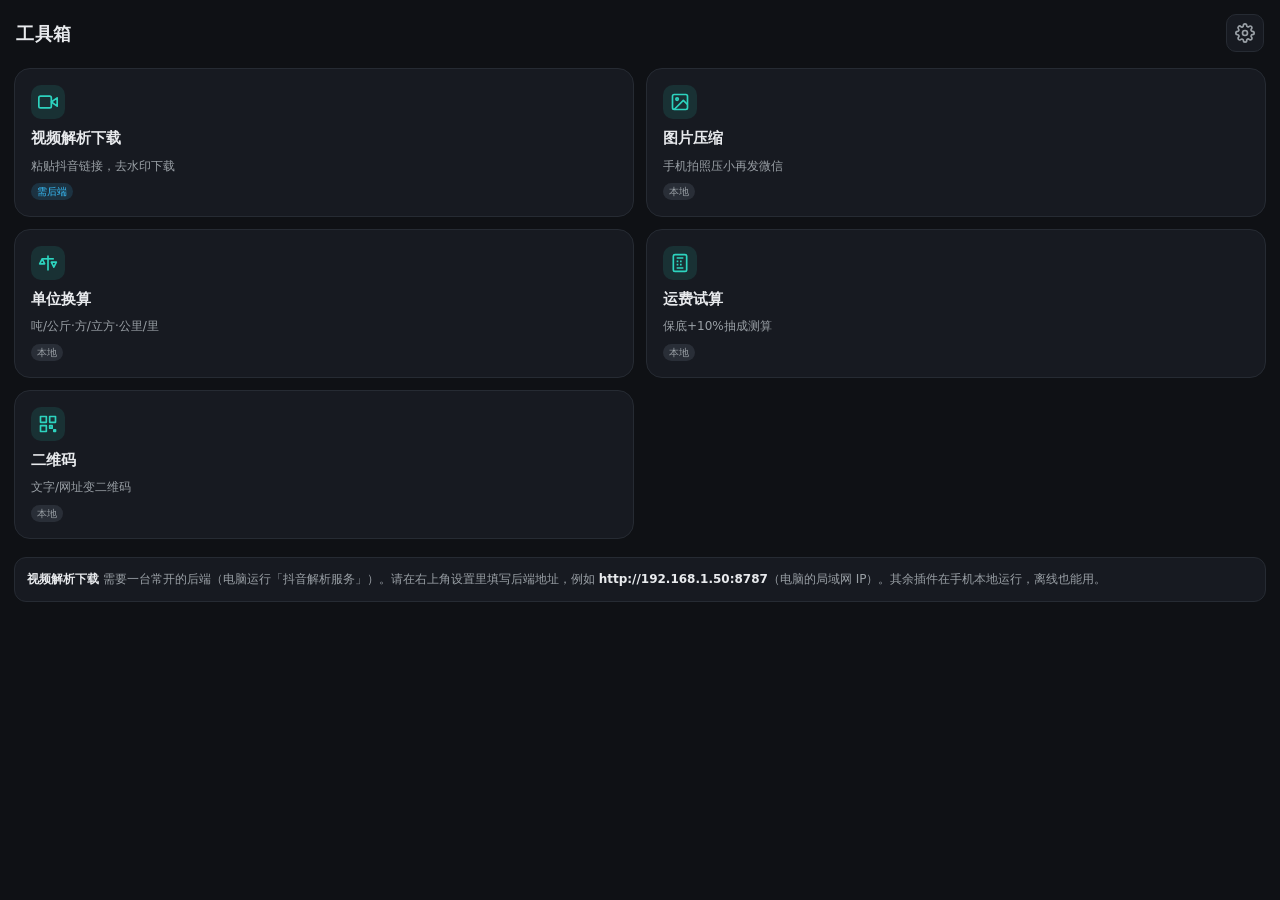
<file: app/src/main/assets/www/index.html>
<!DOCTYPE html>
<html lang="zh-CN">
<head>
<meta charset="utf-8">
<meta name="viewport" content="width=device-width, initial-scale=1, viewport-fit=cover">
<title>工具箱</title>
<link rel="stylesheet" href="common.css">
<style>
.grid{display:grid;grid-template-columns:1fr 1fr;gap:12px;margin-top:6px}
.card{display:flex;flex-direction:column;gap:8px;min-height:118px;text-decoration:none;color:var(--fg)}
.card:active{border-color:var(--accent)}
.card .ico{width:34px;height:34px;border-radius:10px;background:rgba(45,212,191,.12);display:grid;place-items:center;color:var(--accent)}
.card .nm{font-size:15px;font-weight:600}
.card .ds{font-size:12px;color:var(--sub);line-height:1.45}
.badge{font-size:10px;padding:1px 6px;border-radius:999px;background:rgba(56,189,248,.15);color:var(--accent2);align-self:flex-start}
.badge.off{background:rgba(148,163,184,.15);color:var(--sub)}
.gear{width:38px;height:38px;border-radius:10px;background:var(--card);border:1px solid var(--line);display:grid;place-items:center;color:var(--sub)}
.gear:active{transform:scale(.95)}
.mask{position:fixed;inset:0;background:rgba(0,0,0,.55);display:none;align-items:flex-end;z-index:20}
.mask.show{display:flex}
.sheet{width:100%;background:var(--card);border-radius:18px 18px 0 0;border-top:1px solid var(--line);padding:18px 16px calc(20px + env(safe-area-inset-bottom))}
.sheet h2{margin:0 0 12px;font-size:17px}
.row{display:flex;gap:10px;align-items:center}
.hint{margin-top:8px;font-size:12px;color:var(--sub);line-height:1.5}
</style>
</head>
<body>
<header><h1>工具箱</h1><button class="gear" id="gear" aria-label="设置">
<svg width="20" height="20" viewBox="0 0 24 24" fill="none" stroke="currentColor" stroke-width="2"><circle cx="12" cy="12" r="3"/><path d="M19.4 15a1.65 1.65 0 0 0 .33 1.82l.06.06a2 2 0 1 1-2.83 2.83l-.06-.06a1.65 1.65 0 0 0-1.82-.33 1.65 1.65 0 0 0-1 1.51V21a2 2 0 0 1-4 0v-.09A1.65 1.65 0 0 0 9 19.4a1.65 1.65 0 0 0-1.82.33l-.06.06a2 2 0 1 1-2.83-2.83l.06-.06a1.65 1.65 0 0 0 .33-1.82 1.65 1.65 0 0 0-1.51-1H3a2 2 0 0 1 0-4h.09A1.65 1.65 0 0 0 4.6 9a1.65 1.65 0 0 0-.33-1.82l-.06-.06a2 2 0 1 1 2.83-2.83l.06.06a1.65 1.65 0 0 0 1.82.33H9a1.65 1.65 0 0 0 1-1.51V3a2 2 0 0 1 4 0v.09a1.65 1.65 0 0 0 1 1.51 1.65 1.65 0 0 0 1.82-.33l.06-.06a2 2 0 1 1 2.83 2.83l-.06.06a1.65 1.65 0 0 0-.33 1.82V9a1.65 1.65 0 0 0 1.51 1H21a2 2 0 0 1 0 4h-.09a1.65 1.65 0 0 0-1.51 1z"/></svg>
</button></header>

<div class="grid" id="grid"></div>

<div class="tip">
<b>视频解析下载</b> 需要一台常开的后端（电脑运行「抖音解析服务」）。请在右上角设置里填写后端地址，例如 <b>http://192.168.1.50:8787</b>（电脑的局域网 IP）。其余插件在手机本地运行，离线也能用。
</div>

<div class="mask" id="mask">
  <div class="sheet">
    <h2>解析服务器设置</h2>
    <div class="row">
      <input id="sv" placeholder="http://电脑IP:8787" inputmode="url">
      <button class="btn" id="save">保存</button>
    </div>
    <div class="status" id="st"></div>
    <div class="hint">不知道电脑 IP？在电脑上打开「抖音解析服务」窗口，看「访问地址」一行；手机和电脑需连同一个 WiFi。后端地址填 <b>127.0.0.1</b> 无效（那是电脑自己）。</div>
  </div>
</div>

<script>
const PLUGINS = [
  {name:'视频解析下载', ds:'粘贴抖音链接，去水印下载', icon:'video', file:'plugins/video.html', needServer:true},
  {name:'图片压缩', ds:'手机拍照压小再发微信', icon:'image', file:'plugins/compress.html', needServer:false},
  {name:'单位换算', ds:'吨/公斤·方/立方·公里/里', icon:'scale', file:'plugins/convert.html', needServer:false},
  {name:'运费试算', ds:'保底+10%抽成测算', icon:'calc', file:'plugins/freight.html', needServer:false},
  {name:'二维码', ds:'文字/网址变二维码', icon:'qr', file:'plugins/qrcode.html', needServer:false},
];
const ICONS = {
  video:'<path d="M23 7l-7 5 7 5V7z"/><rect x="1" y="5" width="15" height="14" rx="2"/>',
  image:'<rect x="3" y="3" width="18" height="18" rx="2"/><circle cx="8.5" cy="8.5" r="1.5"/><path d="M21 15l-5-5L5 21"/>',
  scale:'<path d="M12 3v18"/><path d="M5 7h14"/><path d="M5 7l-3 6h6l-3-6z"/><path d="M19 17l-3-6h6l-3 6z"/>',
  calc:'<rect x="4" y="2" width="16" height="20" rx="2"/><path d="M8 6h8M8 10h2M12 10h2M8 14h2M12 14h2M8 18h8"/>',
  qr:'<rect x="3" y="3" width="7" height="7"/><rect x="14" y="3" width="7" height="7"/><rect x="3" y="14" width="7" height="7"/><rect x="14" y="14" width="3" height="3"/><rect x="19" y="19" width="2" height="2"/>'
};
document.getElementById('grid').innerHTML = PLUGINS.map(p=>`
  <a class="card" href="${p.file}">
    <span class="ico"><svg width="20" height="20" viewBox="0 0 24 24" fill="none" stroke="currentColor" stroke-width="2" stroke-linejoin="round">${ICONS[p.icon]}</svg></span>
    <span class="nm">${p.name}</span>
    <span class="ds">${p.ds}</span>
    ${p.needServer?'<span class="badge">需后端</span>':'<span class="badge off">本地</span>'}
  </a>`).join('');

const mask=document.getElementById('mask'), sv=document.getElementById('sv'), st=document.getElementById('st');
function getServer(){ return (localStorage.getItem('tb_server')||'').trim().replace(/\/+$/,''); }
document.getElementById('gear').onclick=()=>{ sv.value=getServer(); st.textContent=''; st.className='status'; mask.classList.add('show'); };
mask.onclick=(e)=>{ if(e.target===mask) mask.classList.remove('show'); };
document.getElementById('save').onclick=async()=>{
  let v=sv.value.trim().replace(/\/+$/,'');
  if(!/^https?:\/\//.test(v)){ st.textContent='请输入以 http:// 或 https:// 开头的地址'; st.className='status err'; return; }
  localStorage.setItem('tb_server', v);
  st.textContent='正在测试连接…'; st.className='status wait';
  try{
    const r=await fetch(v+'/api/health',{cache:'no-store'});
    if(r.ok){ const j=await r.json().catch(()=>({})); st.textContent='已连接 ✓ 解析内核：'+(j.browser||'未知'); st.className='status ok'; }
    else { st.textContent='已保存，但连接返回 '+r.status; st.className='status err'; }
  }catch(e){ st.textContent='已保存，但无法连接：'+e.message+'（请确认电脑服务已启动、手机同 WiFi）'; st.className='status err'; }
  setTimeout(()=>mask.classList.remove('show'), 1200);
};
</script>
</body>
</html>
</file>
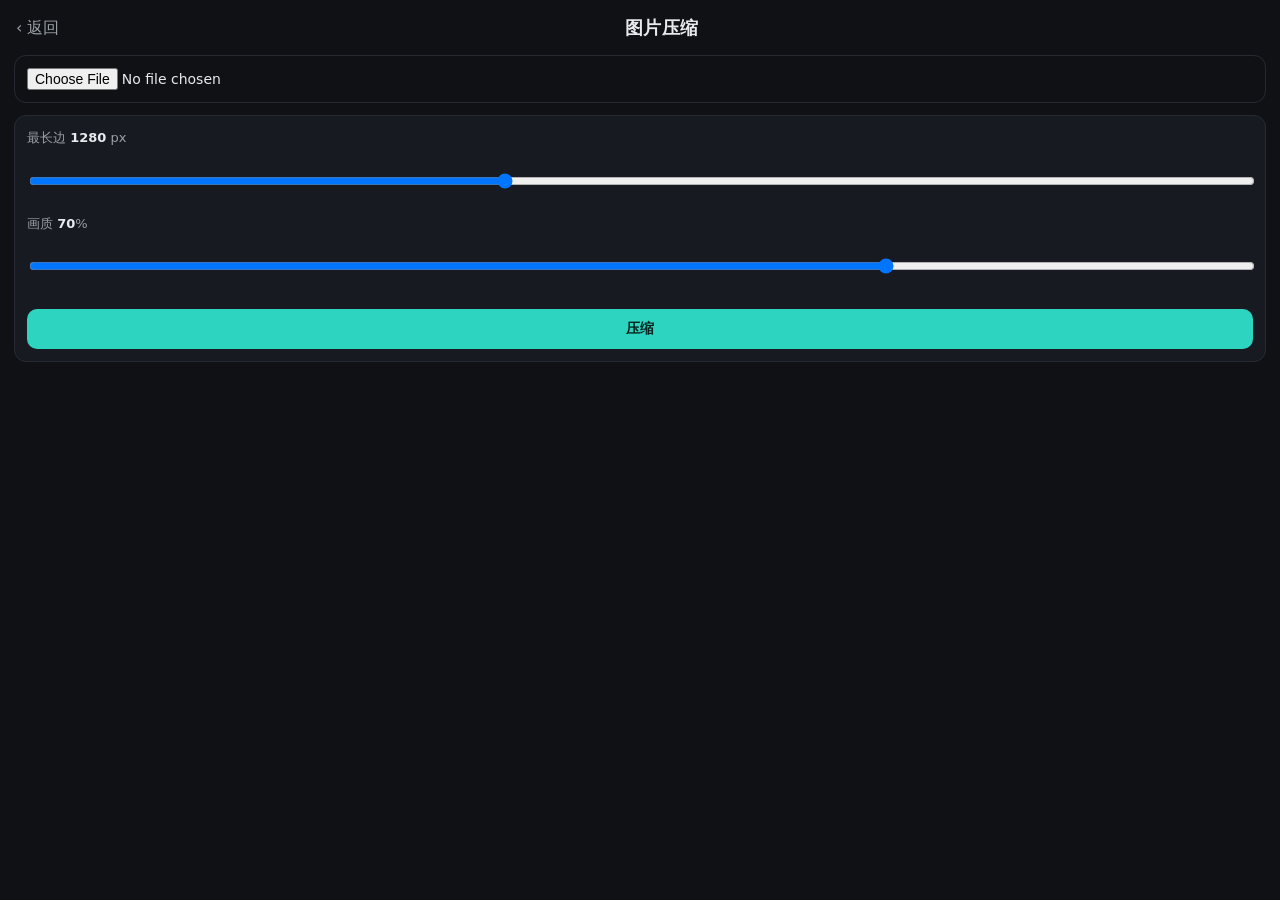
<file: app/src/main/assets/www/plugins/compress.html>
<!DOCTYPE html>
<html lang="zh-CN">
<head>
<meta charset="utf-8">
<meta name="viewport" content="width=device-width, initial-scale=1, viewport-fit=cover">
<title>图片压缩</title>
<link rel="stylesheet" href="../common.css">
<style>
.prev{margin-top:12px;background:var(--card);border:1px solid var(--line);border-radius:12px;padding:12px}
.prev img{width:100%;border-radius:8px;display:block}
.ctl{display:flex;flex-direction:column;gap:10px;margin-top:12px;background:var(--card);border:1px solid var(--line);border-radius:12px;padding:12px}
.ctl label{font-size:13px;color:var(--sub)}
.ctl .val{color:var(--fg);font-weight:600}
.row2{display:flex;align-items:center;gap:10px}
.row2 input[type=range]{flex:1}
.meta{font-size:12px;color:var(--sub);margin-top:8px}
.meta b{color:var(--accent)}
</style>
</head>
<body>
<header><a class="back" href="../index.html">‹ 返回</a><h1>图片压缩</h1><span></span></header>
<div class="wrap">
  <input type="file" id="file" accept="image/*">
  <div class="ctl">
    <div class="row2"><label>最长边 <span class="val" id="maxV">1280</span> px</label></div>
    <input type="range" id="max" min="480" max="2560" step="80" value="1280" oninput="document.getElementById('maxV').textContent=this.value">
    <div class="row2"><label>画质 <span class="val" id="qV">70</span>%</label></div>
    <input type="range" id="q" min="10" max="95" step="5" value="70" oninput="document.getElementById('qV').textContent=this.value">
    <button class="btn block" id="go">压缩</button>
  </div>
  <div class="prev" id="prev" style="display:none">
    <img id="out" alt="压缩结果">
    <div class="meta" id="meta"></div>
    <a class="btn block" id="dl">保存到手机</a>
    <div class="meta">若按钮无反应，可长按上方图片「保存到相册」。</div>
  </div>
</div>

<script>
const fileInput=document.getElementById('file'), prev=document.getElementById('prev'),
      out=document.getElementById('out'), meta=document.getElementById('meta'), dl=document.getElementById('dl');
let blobUrl=null, fileName='image.jpg';

fileInput.onchange=()=>{
  const f=fileInput.files[0]; if(!f) return;
  fileName=f.name.replace(/\.[^.]+$/,'');
  const reader=new FileReader();
  reader.onload=e=>{ const img=new Image(); img.onload=()=>{ window._src=img; document.getElementById('meta').textContent='原图：'+fmt(f.size); prev.style.display='block'; render(img, f.size); }; img.src=e.target.result; };
  reader.readAsDataURL(f);
};

function render(img, origSize){
  const maxW=+document.getElementById('max').value, q=+document.getElementById('q').value/100;
  let {width:w,height:h}=img;
  if(w>maxW){ h=Math.round(h*maxW/w); w=maxW; }
  const cv=document.createElement('canvas'); cv.width=w; cv.height=h;
  cv.getContext('2d').drawImage(img,0,0,w,h);
  cv.toBlob(b=>{
    if(blobUrl) URL.revokeObjectURL(blobUrl);
    blobUrl=URL.createObjectURL(b);
    out.src=blobUrl;
    const rate=origSize? (100*(1-b.size/origSize)).toFixed(0):0;
    meta.innerHTML=`原图 <b>${fmt(origSize)}</b> → 压缩后 <b>${fmt(b.size)}</b>（减小 ${rate}%）`;
    dl.href=blobUrl; dl.download=fileName+'_min.jpg';
  }, 'image/jpeg', q);
}
document.getElementById('go').onclick=()=>{ if(window._src) render(window._src, lastSize()); };
function lastSize(){ const m=document.getElementById('meta').textContent; return 0; }
function fmt(b){ b=b||0; if(b>1048576) return (b/1048576).toFixed(1)+'MB'; if(b>1024) return (b/1024).toFixed(0)+'KB'; return b+'B'; }
</script>
</body>
</html>
</file>
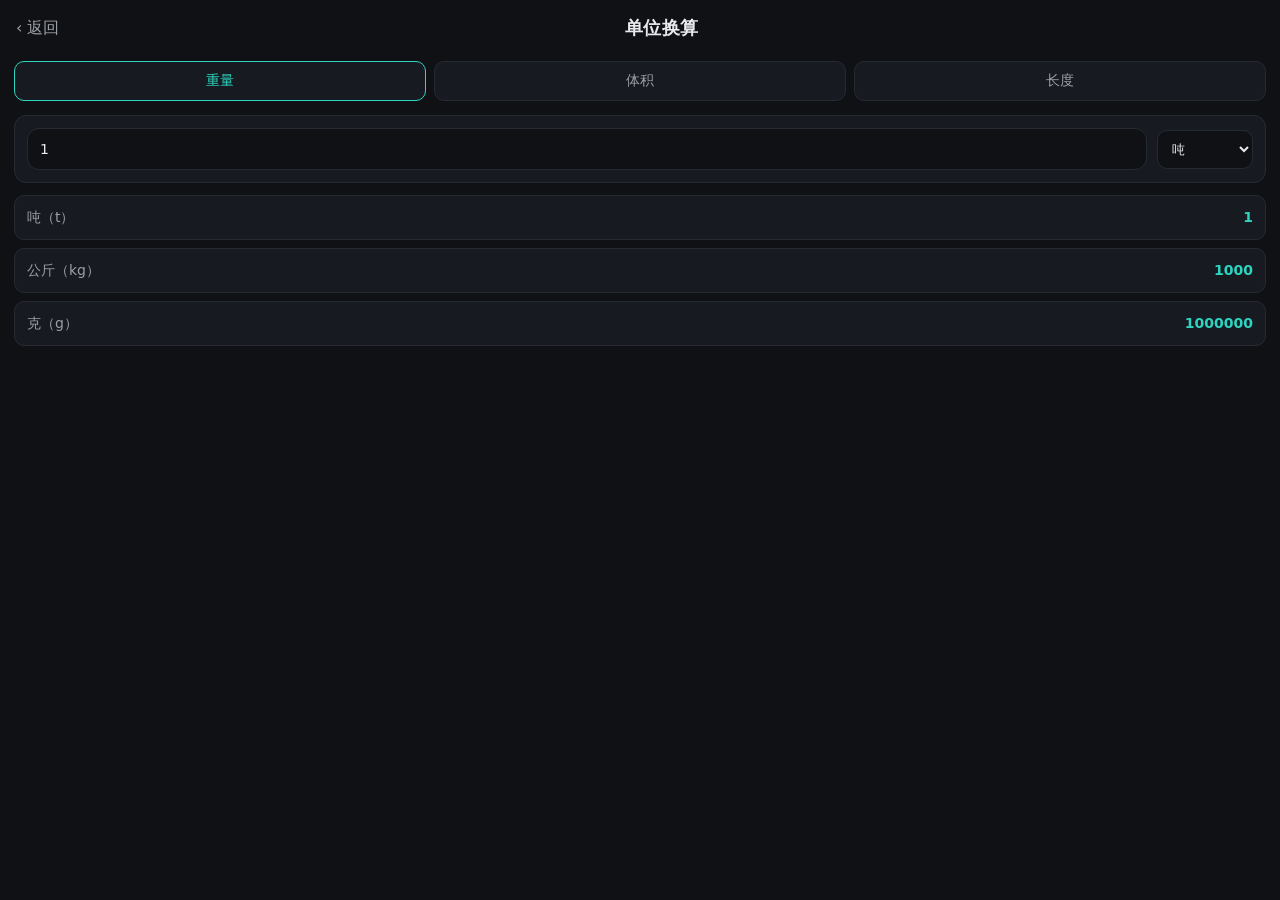
<file: app/src/main/assets/www/plugins/convert.html>
<!DOCTYPE html>
<html lang="zh-CN">
<head>
<meta charset="utf-8">
<meta name="viewport" content="width=device-width, initial-scale=1, viewport-fit=cover">
<title>单位换算</title>
<link rel="stylesheet" href="../common.css">
<style>
.tabs{display:flex;gap:8px;margin:6px 0 14px}
.tabs button{flex:1;background:var(--card);border:1px solid var(--line);color:var(--sub);border-radius:10px;padding:10px;font-size:14px}
.tabs button.on{color:var(--accent);border-color:var(--accent)}
.src{background:var(--card);border:1px solid var(--line);border-radius:12px;padding:12px;display:flex;gap:10px;align-items:center}
.src input{flex:1}
.src select{width:96px;background:#0f1115;border:1px solid var(--line);color:var(--fg);border-radius:10px;padding:10px}
.out{margin-top:12px;display:flex;flex-direction:column;gap:8px}
.out .it{display:flex;justify-content:space-between;background:var(--card);border:1px solid var(--line);border-radius:10px;padding:11px 12px;font-size:14px}
.out .it b{color:var(--accent);font-weight:600}
.out .it span{color:var(--sub)}
</style>
</head>
<body>
<header><a class="back" href="../index.html">‹ 返回</a><h1>单位换算</h1><span></span></header>
<div class="wrap">
  <div class="tabs" id="tabs"></div>
  <div class="src">
    <input id="val" type="number" inputmode="decimal" placeholder="输入数值" value="1">
    <select id="unit"></select>
  </div>
  <div class="out" id="out"></div>
</div>

<script>
const CAT={
  weight:{name:'重量',units:[{k:'t',n:'吨',f:1000},{k:'kg',n:'公斤',f:1},{k:'g',n:'克',f:0.001}]},
  volume:{name:'体积',units:[{k:'m3',n:'立方米',f:1},{k:'L',n:'升',f:0.001},{k:'cm3',n:'立方厘米',f:1e-6}]},
  length:{name:'长度',units:[{k:'km',n:'公里',f:1000},{k:'m',n:'米',f:1},{k:'li',n:'里',f:500},{k:'ft',n:'英尺',f:0.3048}]}
};
let cur='weight';
const tabs=document.getElementById('tabs'), unit=document.getElementById('unit'), out=document.getElementById('out'), val=document.getElementById('val');

function buildTabs(){
  tabs.innerHTML=Object.keys(CAT).map(k=>`<button data-k="${k}" class="${k===cur?'on':''}">${CAT[k].name}</button>`).join('');
  tabs.querySelectorAll('button').forEach(b=>b.onclick=()=>{ cur=b.dataset.k; buildTabs(); buildUnits(); calc(); });
}
function buildUnits(){
  unit.innerHTML=CAT[cur].units.map(u=>`<option value="${u.k}">${u.n}</option>`).join('');
}
function calc(){
  const v=parseFloat(val.value); const u=CAT[cur].units.find(x=>x.k===unit.value);
  if(isNaN(v)){ out.innerHTML=''; return; }
  const base=v*u.f;
  out.innerHTML=CAT[cur].units.map(x=>{
    const r=base/x.f;
    return `<div class="it"><span>${x.n}（${x.k}）</span><b>${fmt(r)}</b></div>`;
  }).join('');
}
function fmt(n){
  if(!isFinite(n)) return '-';
  if(n!==0 && Math.abs(n)<1e-4) return n.toExponential(2);
  return (Math.round(n*10000)/10000).toString();
}
buildTabs(); buildUnits();
val.addEventListener('input',calc); unit.addEventListener('change',calc);
calc();
</script>
</body>
</html>
</file>
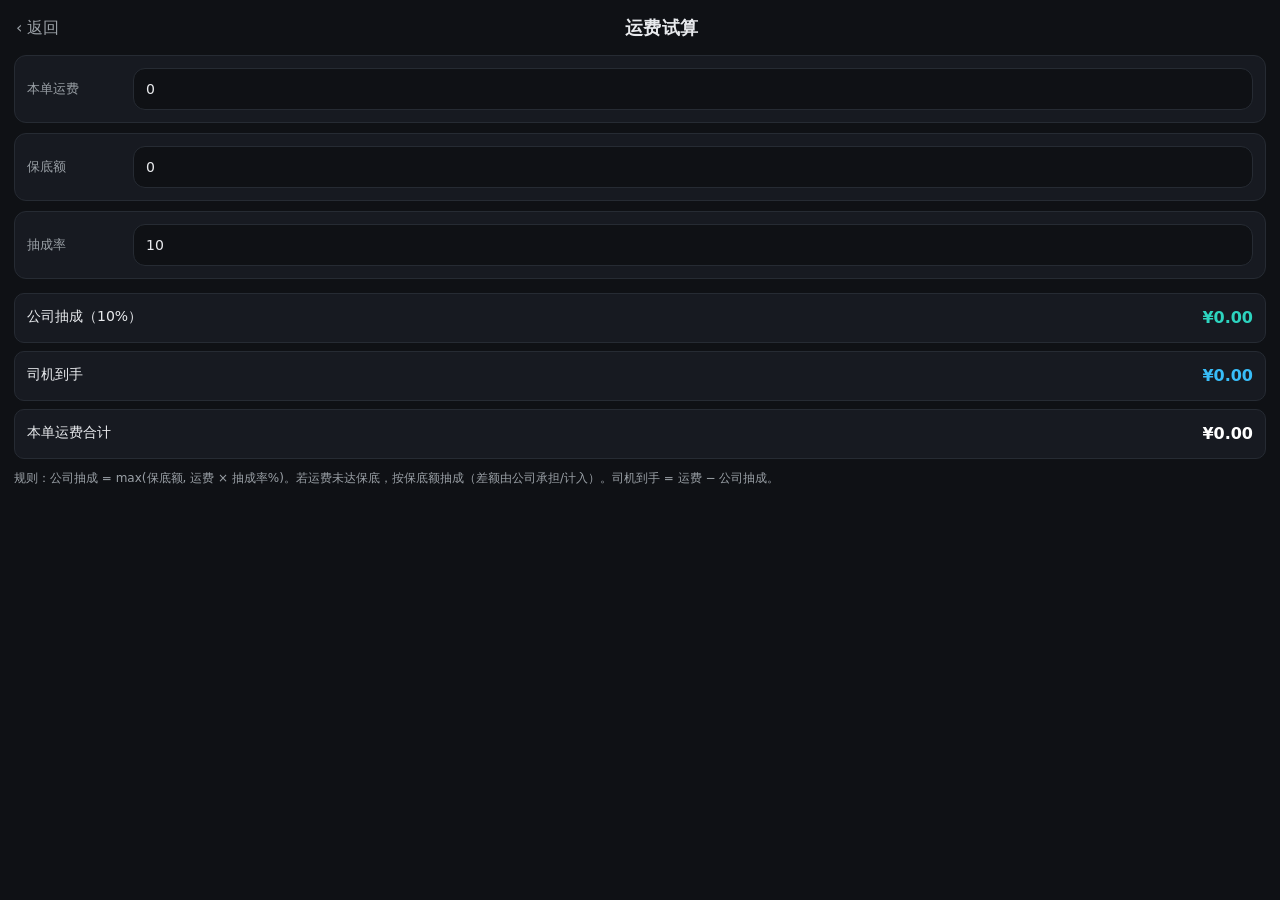
<file: app/src/main/assets/www/plugins/freight.html>
<!DOCTYPE html>
<html lang="zh-CN">
<head>
<meta charset="utf-8">
<meta name="viewport" content="width=device-width, initial-scale=1, viewport-fit=cover">
<title>运费试算</title>
<link rel="stylesheet" href="../common.css">
<style>
.fld{background:var(--card);border:1px solid var(--line);border-radius:12px;padding:12px;display:flex;gap:10px;align-items:center;margin-bottom:10px}
.fld label{width:96px;font-size:13px;color:var(--sub)}
.fld input{flex:1}
.res{margin-top:14px;display:flex;flex-direction:column;gap:8px}
.res .it{display:flex;justify-content:space-between;background:var(--card);border:1px solid var(--line);border-radius:10px;padding:12px;font-size:14px}
.res .it b{font-size:16px}
.res .it.company b{color:var(--accent)}
.res .it.driver b{color:var(--accent2)}
.res .it.total b{color:#fff}
.note{font-size:12px;color:var(--sub);margin-top:10px;line-height:1.5}
</style>
</head>
<body>
<header><a class="back" href="../index.html">‹ 返回</a><h1>运费试算</h1><span></span></header>
<div class="wrap">
  <div class="fld"><label>本单运费</label><input id="fee" type="number" inputmode="decimal" placeholder="元" value="0"></div>
  <div class="fld"><label>保底额</label><input id="floor" type="number" inputmode="decimal" placeholder="元，可填 0" value="0"></div>
  <div class="fld"><label>抽成率</label><input id="rate" type="number" inputmode="decimal" placeholder="%" value="10"></div>
  <div class="res" id="res"></div>
  <div class="note">规则：公司抽成 = max(保底额, 运费 × 抽成率%)。若运费未达保底，按保底额抽成（差额由公司承担/计入）。司机到手 = 运费 − 公司抽成。</div>
</div>

<script>
const fee=document.getElementById('fee'), floor=document.getElementById('floor'), rate=document.getElementById('rate'), res=document.getElementById('res');
function calc(){
  const f=parseFloat(fee.value)||0, fl=parseFloat(floor.value)||0, r=parseFloat(rate.value)||0;
  const pct=f*r/100;
  const company=Math.max(fl, pct);
  const driver=f-company;
  const reached=f>=fl && pct>=fl;
  res.innerHTML=`
    <div class="it company"><span>公司抽成（${r}%）</span><b>¥${company.toFixed(2)}</b></div>
    <div class="it driver"><span>司机到手</span><b>¥${driver.toFixed(2)}</b></div>
    <div class="it total"><span>本单运费合计</span><b>¥${f.toFixed(2)}</b></div>
    ${!reached?`<div class="note" style="color:#fca5a5">⚠ 本单未达保底 ${fl} 元，已按保底额抽成。</div>`:''}
  `;
}
[fee,floor,rate].forEach(el=>el.addEventListener('input',calc));
calc();
</script>
</body>
</html>
</file>
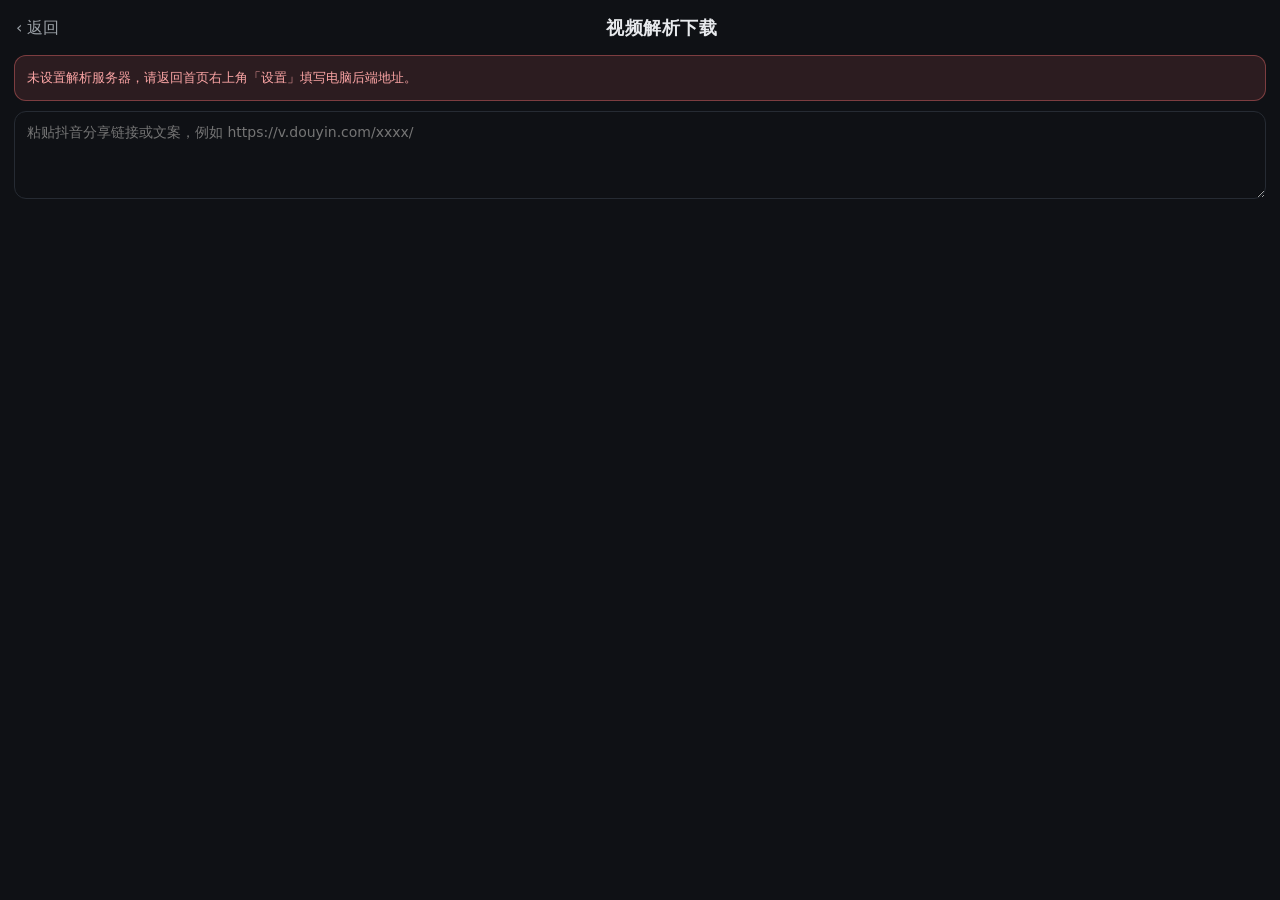
<file: app/src/main/assets/www/plugins/video.html>
<!DOCTYPE html>
<html lang="zh-CN">
<head>
<meta charset="utf-8">
<meta name="viewport" content="width=device-width, initial-scale=1, viewport-fit=cover">
<title>视频解析下载</title>
<link rel="stylesheet" href="../common.css">
</head>
<body>
<header><a class="back" href="../index.html">‹ 返回</a><h1>视频解析下载</h1><span></span></header>
<div class="wrap">
  <div id="serverWarn" class="warn" style="display:none">未设置解析服务器，请返回首页右上角「设置」填写电脑后端地址。</div>
  <textarea id="ta" placeholder="粘贴抖音分享链接或文案，例如 https://v.douyin.com/xxxx/"></textarea>
  <div id="status" class="status"></div>
  <div id="result"></div>
  <div id="dl" class="dlbar" style="display:none"></div>
</div>

<script>
function getServer(){ return (localStorage.getItem('tb_server')||'').trim().replace(/\/+$/,''); }
const S=getServer();
if(!S) document.getElementById('serverWarn').style.display='block';

const ta=document.getElementById('ta'), statusEl=document.getElementById('status'), result=document.getElementById('result');
let token=null, timer=null;

function setStatus(t,c){ statusEl.textContent=t; statusEl.className='status '+(c||''); }
function esc(s){ return String(s).replace(/[&<>"]/g,c=>({'&':'&amp;','<':'&lt;','>':'&gt;','"':'&quot;'}[c])); }
function fmtSize(b){ b=b||0; if(b>1048576) return (b/1048576).toFixed(1)+'MB'; if(b>1024) return (b/1024).toFixed(0)+'KB'; return b+'B'; }
function fmtSpeed(s){ s=s||0; if(s>1048576) return (s/1048576).toFixed(1)+'MB/s'; if(s>1024) return (s/1024).toFixed(0)+'KB/s'; return s+'B/s'; }

ta.addEventListener('input',()=>{
  clearTimeout(ta._t);
  const v=ta.value.trim();
  if(!v) return;
  ta._t=setTimeout(()=>doParse(v), 500);
});

async function doParse(text){
  if(!S){ setStatus('请先设置解析服务器','err'); return; }
  setStatus('解析中…','wait'); result.innerHTML='';
  try{
    const r=await fetch(S+'/api/parse',{method:'POST',headers:{'Content-Type':'application/json'},body:JSON.stringify({text})});
    const j=await r.json();
    if(!j.ok){ setStatus(j.error||'解析失败','err'); return; }
    token=j.token;
    setStatus('解析成功 ✓ '+(j.info.title?('《'+j.info.title+'》'):''),'ok');
    renderQualities(j.info);
  }catch(e){ setStatus('请求失败：'+e.message,'err'); }
}

function renderQualities(info){
  const qs=info.qualities||[];
  result.innerHTML = `<div class="vinfo">
    ${info.author?`<div class="author">作者：${esc(info.author)}</div>`:''}
    <div class="qlist">${qs.map((q,i)=>`<label class="qitem"><input type="radio" name="q" value="${i}" ${i===0?'checked':''}><span>${esc(q.label)}</span>${q.size?`<i>${fmtSize(q.size)}</i>`:''}</label>`).join('')}</div>
    <button class="btn block" id="go">开始下载</button>
  </div>`;
  document.getElementById('go').onclick=()=>{
    const idx=+document.querySelector('input[name=q]:checked').value;
    startDownload(idx);
  };
}

async function startDownload(idx){
  setStatus('准备任务…','wait');
  try{
    const r=await fetch(S+'/api/prepare',{method:'POST',headers:{'Content-Type':'application/json'},body:JSON.stringify({token, qualityIndex:idx})});
    const j=await r.json();
    if(!j.ok){ setStatus(j.error||'准备失败','err'); return; }
    poll(j.jobId);
  }catch(e){ setStatus('准备失败：'+e.message,'err'); }
}

function poll(id){
  const dl=document.getElementById('dl'); dl.style.display='block';
  timer=setInterval(async()=>{
    try{
      const r=await fetch(S+'/api/progress?id='+encodeURIComponent(id),{cache:'no-store'});
      const j=await r.json();
      if(!j.ok){ clearInterval(timer); setStatus(j.error||'任务丢失','err'); return; }
      const pct=j.pct||0;
      if(j.phase==='done'){
        clearInterval(timer);
        const url=S+'/api/file?id='+encodeURIComponent(id);
        dl.innerHTML=`<div class="dl-row"><span>✅ 完成</span></div>
          <a class="btn block" href="javascript:location.href='${url}'">保存到手机（下载管理器）</a>
          <div class="dl-sub">文件将保存到手机「Download」目录</div>`;
        setStatus('下载完成，点击上方按钮保存到手机','ok');
        return;
      }
      if(j.phase==='error'){ clearInterval(timer); setStatus('下载失败：'+j.error,'err'); return; }
      dl.innerHTML=`<div class="dl-row"><span>下载中 ${esc(j.title||'')} · ${esc(j.quality||'')}</span><span>${pct}%</span></div>
        <div class="bar"><i style="width:${pct}%"></i></div>
        <div class="dl-sub">${fmtSize(j.done)} / ${fmtSize(j.total)} · ${fmtSpeed(j.speed)} ${j.retryMsg?('· '+esc(j.retryMsg)):''}</div>`;
    }catch(e){ /* 网络抖动忽略一次 */ }
  }, 1000);
}
</script>
</body>
</html>
</file>
<file: app/src/main/assets/www/common.css>
:root{--bg:#0f1115;--card:#171a21;--fg:#e8eaed;--sub:#9aa0a6;--accent:#2dd4bf;--accent2:#38bdf8;--danger:#f87171;--line:#262b33}
*{box-sizing:border-box;-webkit-tap-highlight-color:transparent}
html,body{margin:0;height:100%}
body{background:var(--bg);color:var(--fg);font:15px/1.5 -apple-system,system-ui,'Segoe UI',Roboto,'PingFang SC','Microsoft YaHei',sans-serif;padding:env(safe-area-inset-top) 14px calc(14px + env(safe-area-inset-bottom))}
header{display:flex;align-items:center;justify-content:space-between;padding:14px 2px 10px}
header h1{font-size:18px;margin:0;letter-spacing:.5px}
.back{color:var(--sub);text-decoration:none;font-size:16px}
.wrap{padding-top:4px}
.btn{background:var(--accent);color:#06231f;border:0;border-radius:10px;padding:11px 14px;font-weight:600;font-size:14px;display:inline-block;text-align:center}
.btn:active{opacity:.85}
.btn.block{display:block;width:100%;margin-top:10px}
.status{font-size:13px;min-height:18px;margin:8px 2px}
.status.ok{color:var(--accent)} .status.err{color:var(--danger)} .status.wait{color:var(--sub)}
.warn{background:rgba(248,113,113,.12);border:1px solid rgba(248,113,113,.4);color:#fca5a5;border-radius:12px;padding:12px;font-size:13px;margin-bottom:10px}
textarea,input{width:100%;background:#0f1115;border:1px solid var(--line);color:var(--fg);border-radius:12px;padding:12px;font-size:14px;font-family:inherit}
textarea{min-height:88px;resize:vertical}
.card{background:var(--card);border:1px solid var(--line);border-radius:16px;padding:16px}
.dlbar{margin-top:12px;background:var(--card);border:1px solid var(--line);border-radius:12px;padding:12px}
.dl-row{display:flex;justify-content:space-between;font-size:13px;margin-bottom:8px}
.bar{height:8px;background:#0f1115;border-radius:999px;overflow:hidden}
.bar i{display:block;height:100%;background:linear-gradient(90deg,var(--accent),var(--accent2));transition:width .4s}
.dl-sub{font-size:12px;color:var(--sub);margin-top:6px}
.vinfo .author{font-size:13px;color:var(--sub);margin-bottom:8px}
.qlist{display:flex;flex-direction:column;gap:8px;margin:8px 0 12px}
.qitem{display:flex;align-items:center;gap:8px;background:#0f1115;border:1px solid var(--line);border-radius:10px;padding:10px 12px;font-size:14px}
.qitem i{margin-left:auto;color:var(--sub);font-style:normal;font-size:12px}
.tip{margin-top:18px;font-size:12px;color:var(--sub);line-height:1.6;background:var(--card);border:1px solid var(--line);border-radius:12px;padding:12px}
.tip b{color:var(--fg)}
</file>
